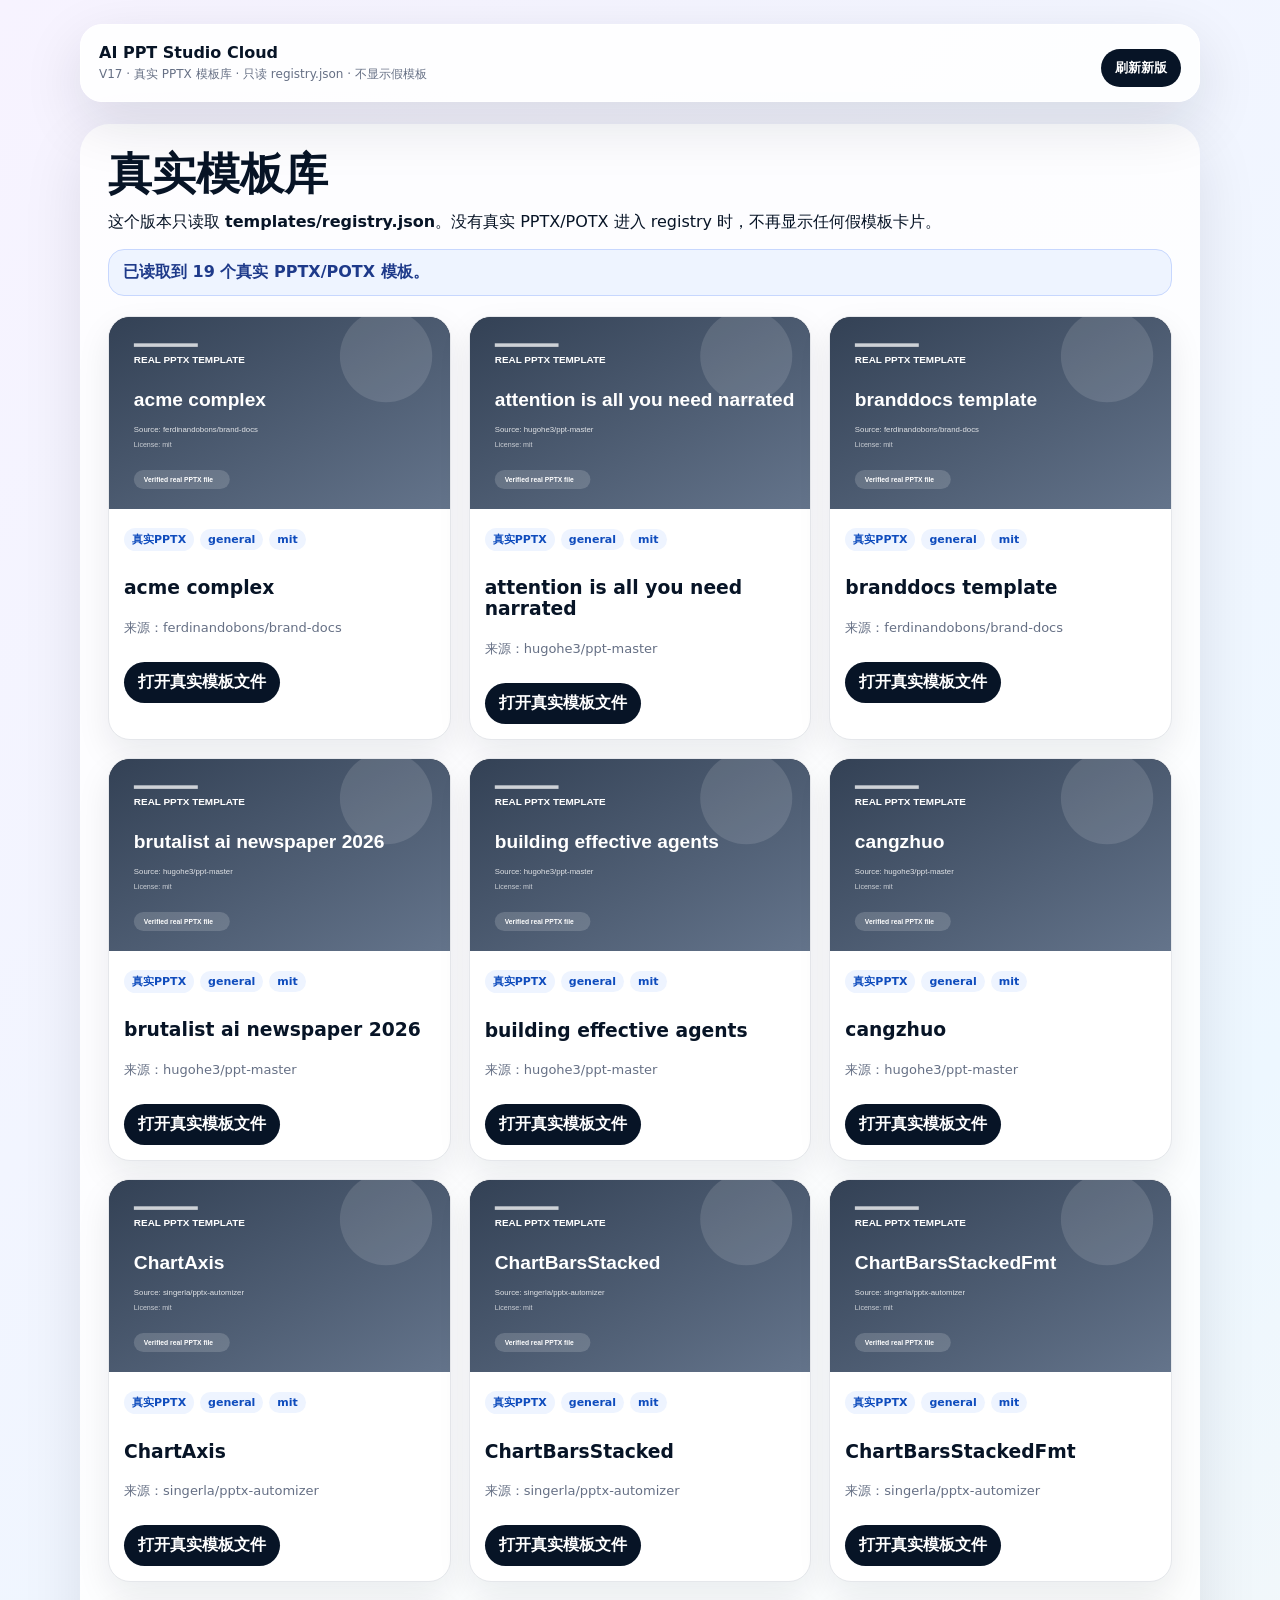
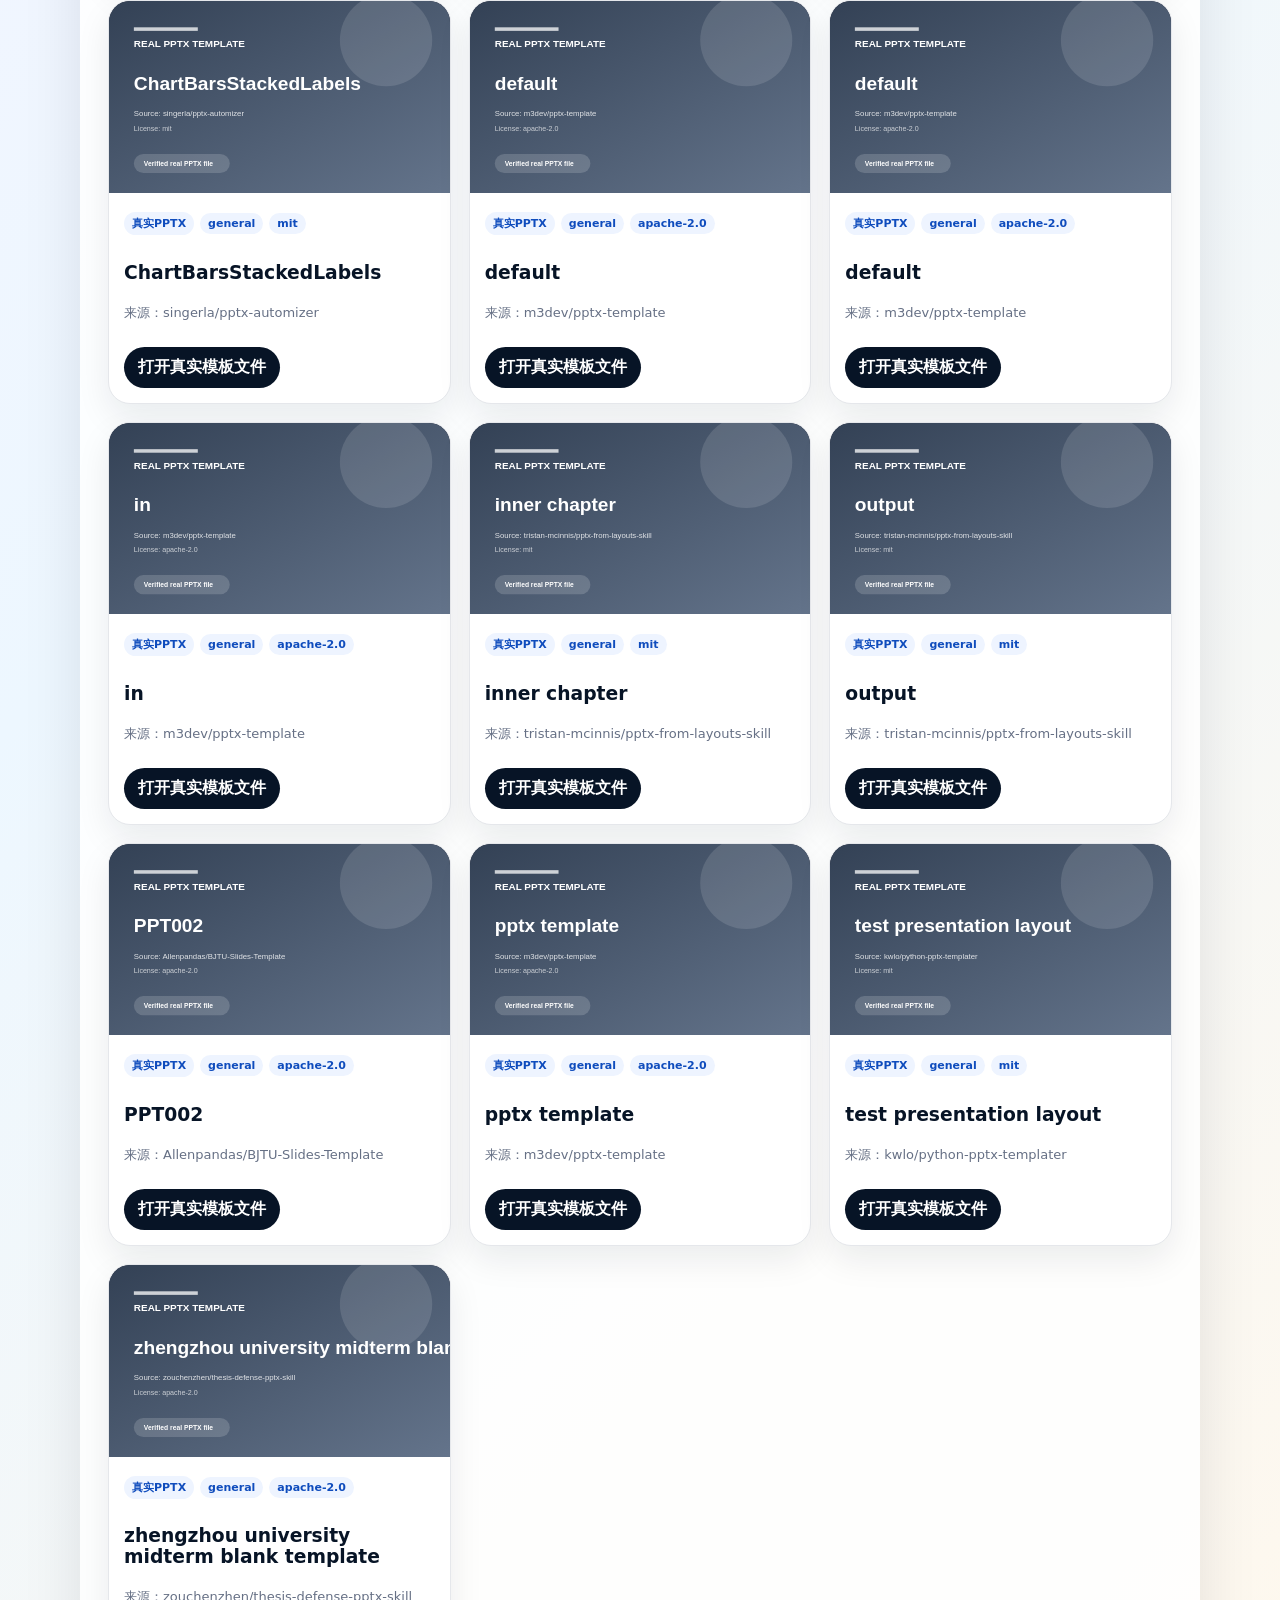
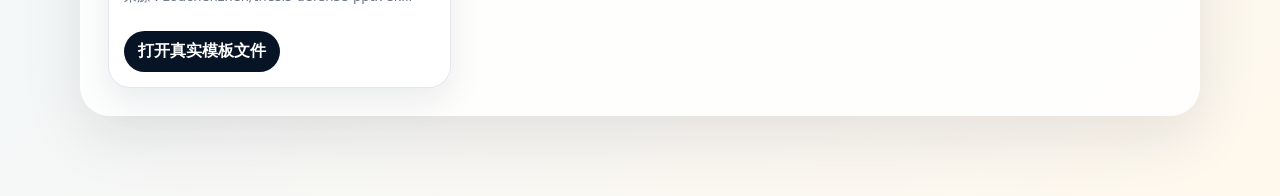
<file: index.html>
<!doctype html>
<html lang="zh-Hant">
<head>
  <meta charset="utf-8" />
  <meta name="viewport" content="width=device-width, initial-scale=1" />
  <meta http-equiv="Cache-Control" content="no-store" />
  <title>AI PPT Studio Cloud · V17 Real Templates</title>
  <style>
    body{margin:0;font-family:system-ui,-apple-system,"Microsoft YaHei",Arial;background:linear-gradient(135deg,#f7f3ff,#edf7ff,#fff8ed);color:#071426}.wrap{width:min(1120px,calc(100% - 28px));margin:24px auto 80px}.top{display:flex;justify-content:space-between;align-items:center;background:rgba(255,255,255,.86);border:1px solid #fff;border-radius:22px;padding:14px 18px;box-shadow:0 20px 60px rgba(15,23,42,.12);position:sticky;top:10px}.brand{font-weight:900}.sub{font-size:12px;color:#667085;margin-top:4px}.hero{margin-top:22px;background:rgba(255,255,255,.86);border-radius:30px;padding:28px;box-shadow:0 20px 60px rgba(15,23,42,.10)}h1{font-size:44px;line-height:1;margin:0 0 12px}.note{background:#eef4ff;border:1px solid #c7d7fe;color:#1e3a8a;border-radius:16px;padding:12px 14px;margin:16px 0;font-weight:700}.grid{display:grid;grid-template-columns:repeat(3,1fr);gap:18px;margin-top:20px}.card{background:#fff;border:1px solid #e5e7eb;border-radius:22px;overflow:hidden;box-shadow:0 14px 34px rgba(15,23,42,.08)}.card img{width:100%;aspect-ratio:16/9;object-fit:cover;background:#0f172a}.info{padding:15px}.badge{display:inline-block;font-size:11px;font-weight:800;background:#eef4ff;color:#0f4cbd;border-radius:999px;padding:4px 8px;margin:0 6px 8px 0}.btn{display:inline-block;margin-top:10px;background:#071426;color:#fff;text-decoration:none;border-radius:999px;padding:10px 14px;font-weight:900;border:0;cursor:pointer}.empty{background:#fff;border:2px dashed #cbd5e1;border-radius:24px;padding:28px;margin-top:20px}.small{font-size:13px;color:#667085;line-height:1.7}.steps{background:#fff7ed;border:1px solid #fed7aa;border-radius:18px;padding:14px;margin-top:12px}.steps b{color:#9a3412}@media(max-width:860px){.grid{grid-template-columns:1fr}h1{font-size:34px}.top{display:block}.btn{margin-top:10px}}
  </style>
</head>
<body>
  <main class="wrap">
    <div class="top">
      <div><div class="brand">AI PPT Studio Cloud</div><div class="sub">V17 · 真实 PPTX 模板库 · 只读 registry.json · 不显示假模板</div></div>
      <button onclick="hardRefresh()" class="btn">刷新新版</button>
    </div>
    <section class="hero">
      <h1>真实模板库</h1>
      <p>这个版本只读取 <b>templates/registry.json</b>。没有真实 PPTX/POTX 进入 registry 时，不再显示任何假模板卡片。</p>
      <div class="note" id="status">正在读取真实模板库...</div>
      <div id="list" class="grid"></div>
    </section>
  </main>
  <script>
    const list=document.getElementById('list');
    const status=document.getElementById('status');
    const esc=s=>String(s||'').replace(/[&<>"']/g,m=>({'&':'&amp;','<':'&lt;','>':'&gt;','"':'&quot;',"'":'&#39;'}[m]));
    async function hardRefresh(){try{if('serviceWorker'in navigator){const regs=await navigator.serviceWorker.getRegistrations();await Promise.all(regs.map(r=>r.unregister()));}if(window.caches){const keys=await caches.keys();await Promise.all(keys.map(k=>caches.delete(k)));}}catch(e){} location.href=location.pathname+'?v='+Date.now();}
    async function load(){
      try{
        const r=await fetch('./templates/registry.json?v='+Date.now(),{cache:'no-store'});
        const data=await r.json();
        if(!Array.isArray(data)||data.length===0){
          status.textContent='真实模板库当前还是空的。请先运行 GitHub Actions：Collect real PPTX templates。';
          list.className='';
          list.innerHTML='<div class="empty"><h2>没有真实模板，所以不显示假模板</h2><p>这不是页面坏了：V17 已经停止显示前端画出来的假卡片。下一步需要让采集器跑完，把真实 PPTX 写入 templates/registry.json。</p><div class="steps"><b>下一步：</b>GitHub 仓库 → Actions → Collect real PPTX templates → Run workflow。</div><p class="small">如果采集后仍为空，说明公开源没找到合规 PPTX，需要继续加合法直接来源。</p></div>';
          return;
        }
        status.textContent='已读取到 '+data.length+' 个真实 PPTX/POTX 模板。';
        list.className='grid';
        list.innerHTML=data.map(t=>'<article class="card"><img src="'+esc(t.cover_image)+'" alt="cover"><div class="info"><span class="badge">真实PPTX</span><span class="badge">'+esc(t.category||'general')+'</span><span class="badge">'+esc(t.license_type||'license')+'</span><h3>'+esc(t.template_name)+'</h3><p class="small">来源：'+esc(t.source_repo||t.source_url||'public')+'</p><a class="btn" href="'+esc(t.original_file)+'">打开真实模板文件</a></div></article>').join('');
      }catch(e){status.textContent='读取 registry.json 失败：'+e.message;}
    }
    load();
  </script>
</body>
</html>
</file>
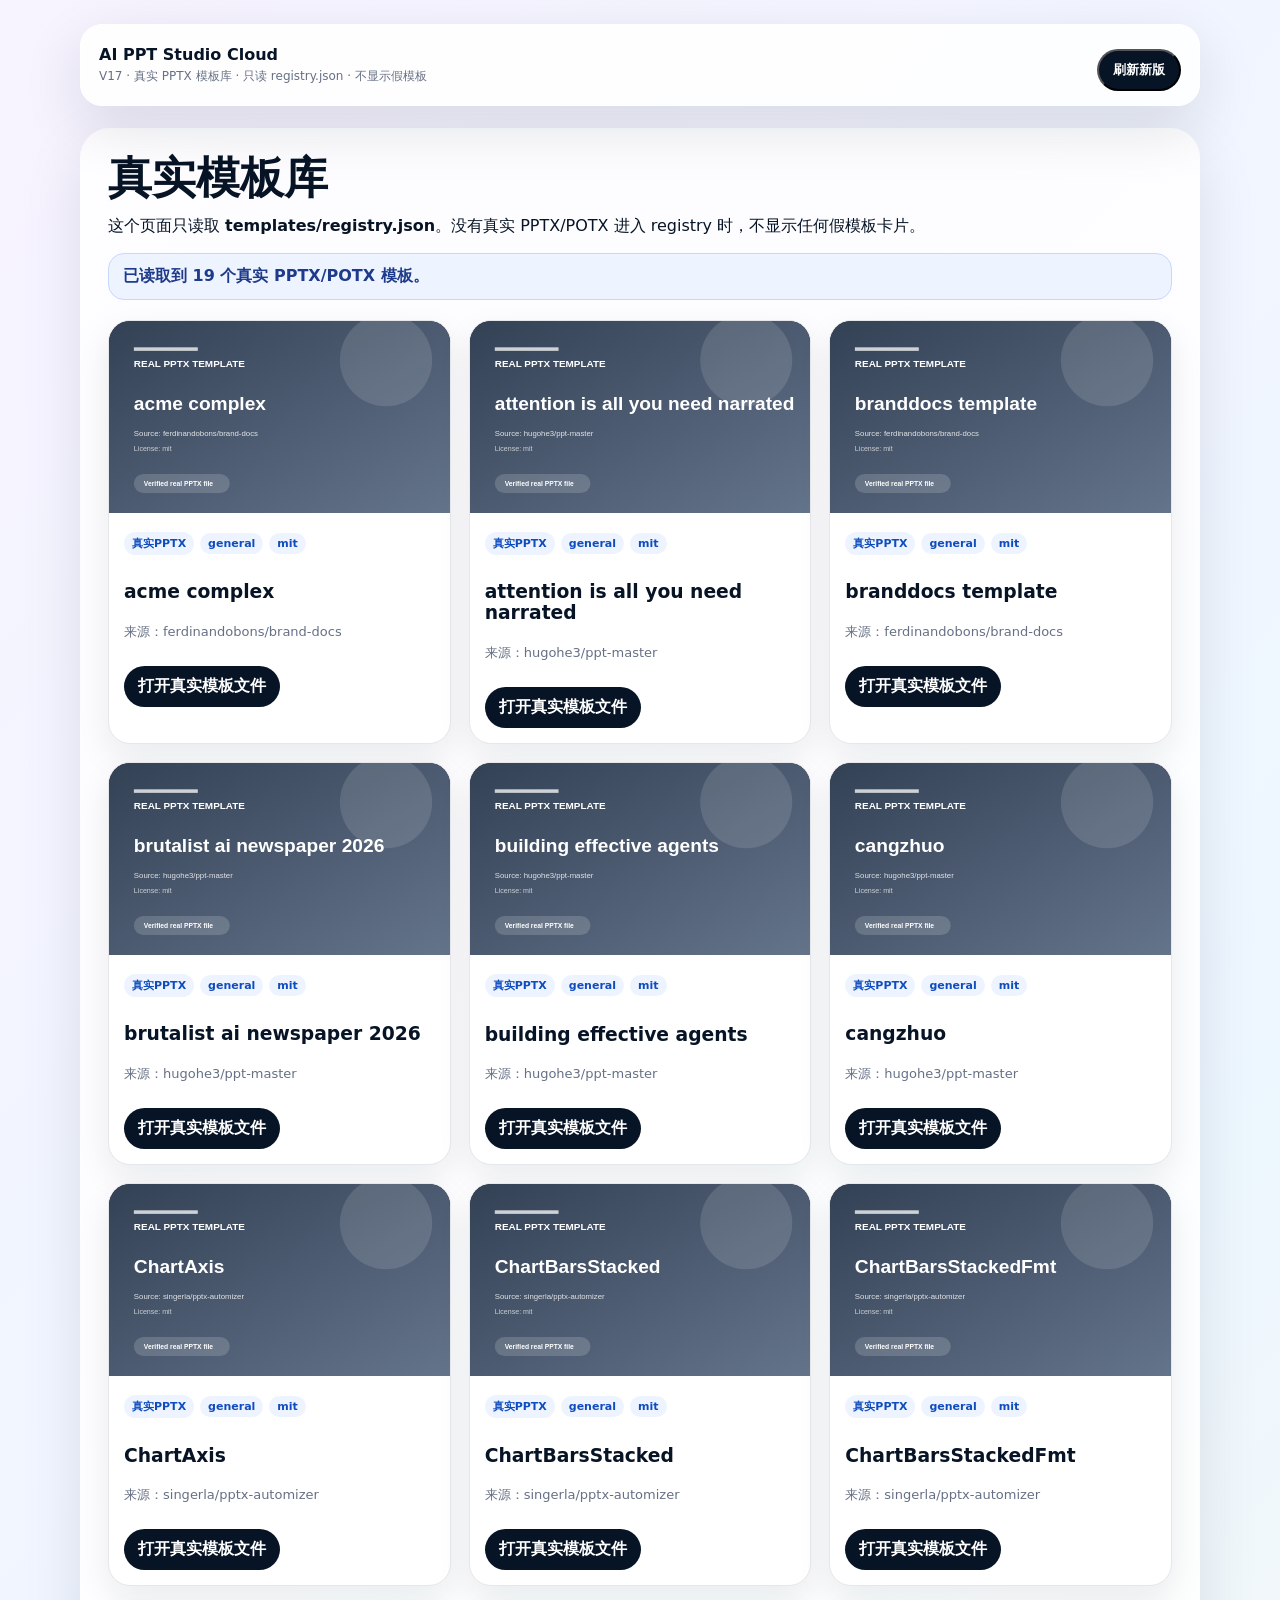
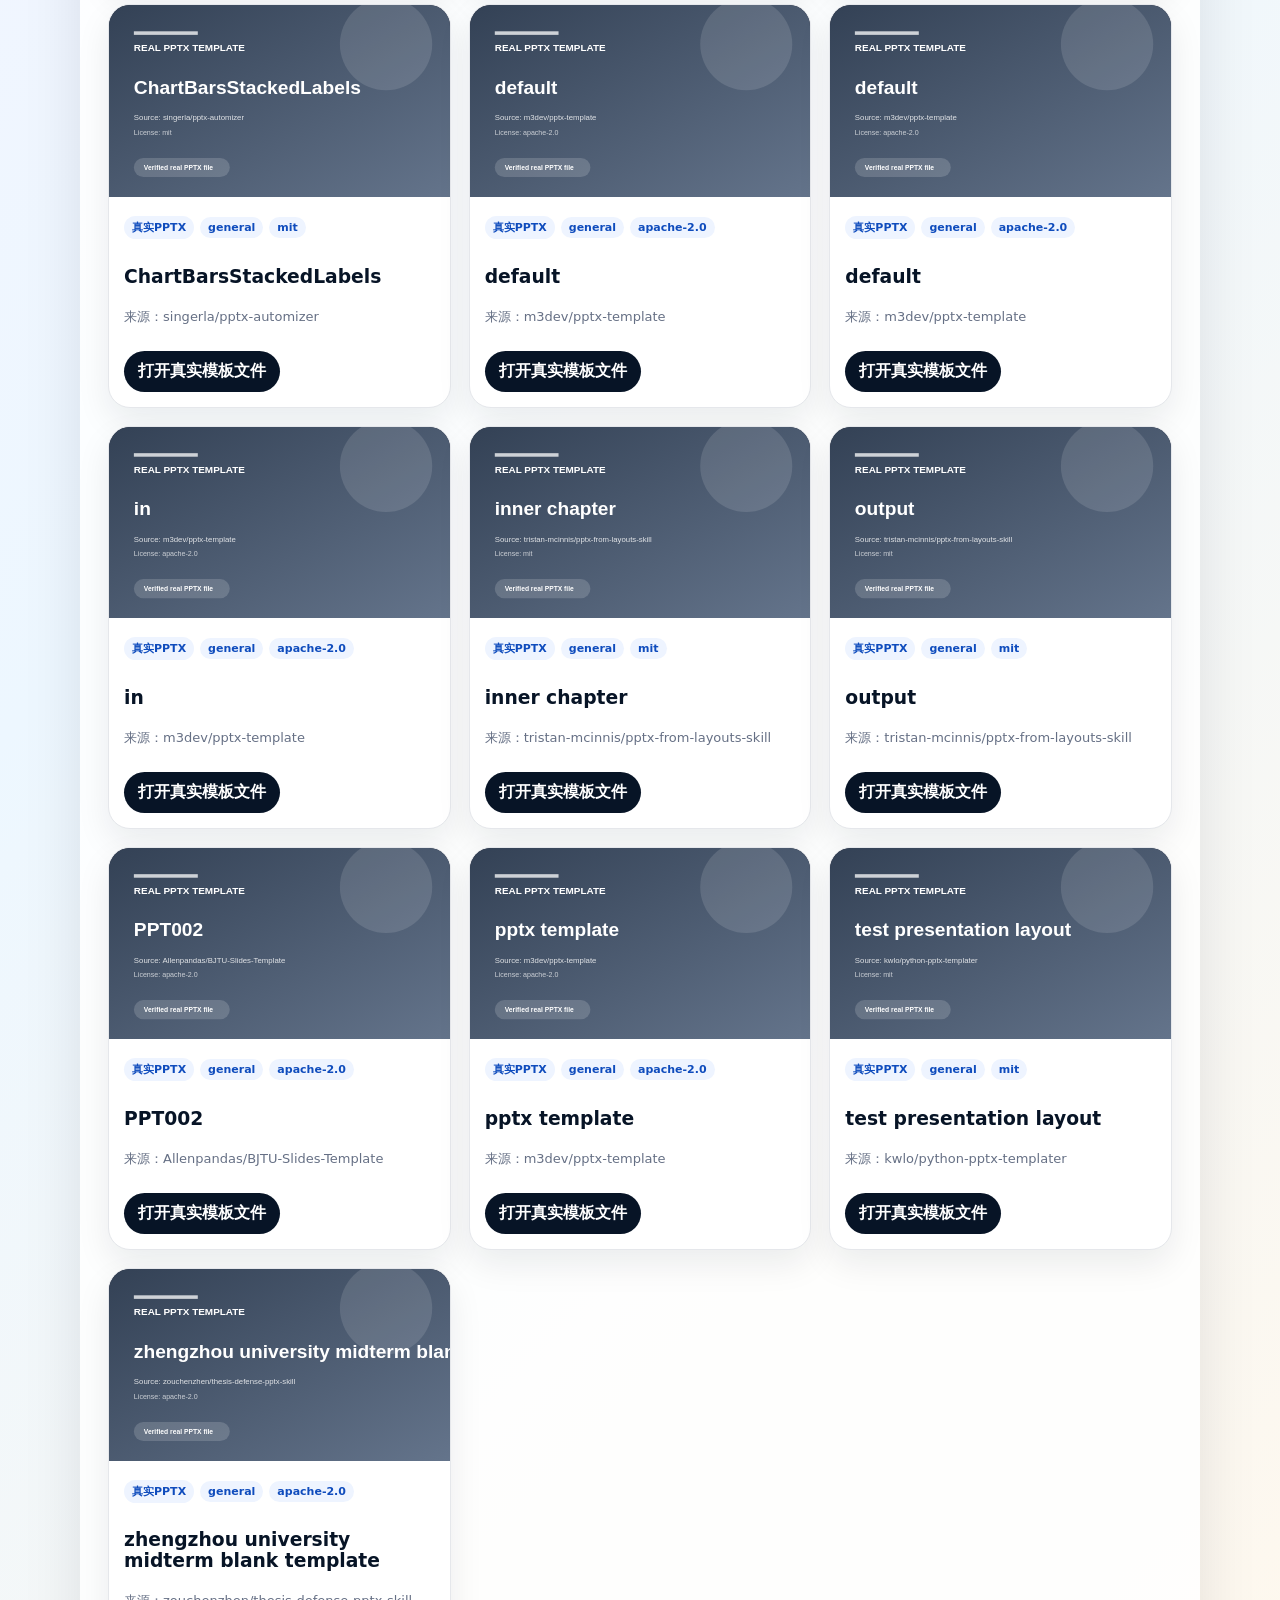
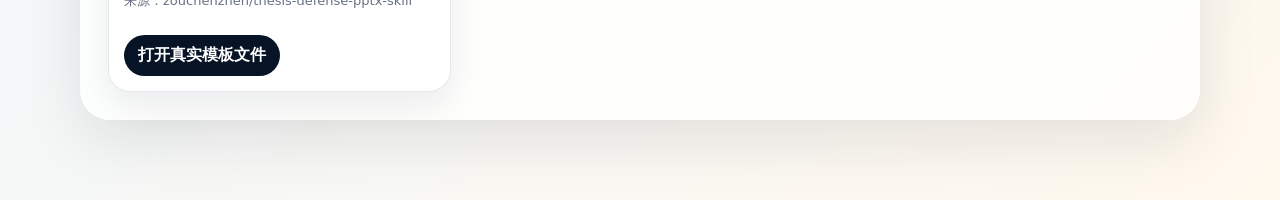
<file: index-v17.html>
<!doctype html>
<html lang="zh-Hant">
<head>
  <meta charset="utf-8" />
  <meta name="viewport" content="width=device-width, initial-scale=1" />
  <title>AI PPT Studio Cloud · V17 Real Templates</title>
  <style>
    body{margin:0;font-family:system-ui,-apple-system,"Microsoft YaHei",Arial;background:linear-gradient(135deg,#f7f3ff,#edf7ff,#fff8ed);color:#071426}.wrap{width:min(1120px,calc(100% - 28px));margin:24px auto 80px}.top{display:flex;justify-content:space-between;align-items:center;background:rgba(255,255,255,.86);border:1px solid #fff;border-radius:22px;padding:14px 18px;box-shadow:0 20px 60px rgba(15,23,42,.12);position:sticky;top:10px}.brand{font-weight:900}.sub{font-size:12px;color:#667085;margin-top:4px}.hero{margin-top:22px;background:rgba(255,255,255,.86);border-radius:30px;padding:28px;box-shadow:0 20px 60px rgba(15,23,42,.10)}h1{font-size:44px;line-height:1;margin:0 0 12px}.note{background:#eef4ff;border:1px solid #c7d7fe;color:#1e3a8a;border-radius:16px;padding:12px 14px;margin:16px 0;font-weight:700}.grid{display:grid;grid-template-columns:repeat(3,1fr);gap:18px;margin-top:20px}.card{background:#fff;border:1px solid #e5e7eb;border-radius:22px;overflow:hidden;box-shadow:0 14px 34px rgba(15,23,42,.08)}.card img{width:100%;aspect-ratio:16/9;object-fit:cover;background:#0f172a}.info{padding:15px}.badge{display:inline-block;font-size:11px;font-weight:800;background:#eef4ff;color:#0f4cbd;border-radius:999px;padding:4px 8px;margin:0 6px 8px 0}.btn{display:inline-block;margin-top:10px;background:#071426;color:#fff;text-decoration:none;border-radius:999px;padding:10px 14px;font-weight:900}.empty{background:#fff;border:2px dashed #cbd5e1;border-radius:24px;padding:28px;margin-top:20px}.small{font-size:13px;color:#667085;line-height:1.7}@media(max-width:860px){.grid{grid-template-columns:1fr}h1{font-size:34px}.top{display:block}}
  </style>
</head>
<body>
  <main class="wrap">
    <div class="top">
      <div><div class="brand">AI PPT Studio Cloud</div><div class="sub">V17 · 真实 PPTX 模板库 · 只读 registry.json · 不显示假模板</div></div>
      <button onclick="hardRefresh()" class="btn">刷新新版</button>
    </div>
    <section class="hero">
      <h1>真实模板库</h1>
      <p>这个页面只读取 <b>templates/registry.json</b>。没有真实 PPTX/POTX 进入 registry 时，不显示任何假模板卡片。</p>
      <div class="note" id="status">正在读取真实模板库...</div>
      <div id="list" class="grid"></div>
    </section>
  </main>
  <script>
    const list=document.getElementById('list');
    const status=document.getElementById('status');
    const esc=s=>String(s||'').replace(/[&<>"']/g,m=>({'&':'&amp;','<':'&lt;','>':'&gt;','"':'&quot;',"'":'&#39;'}[m]));
    async function hardRefresh(){try{if('serviceWorker'in navigator){const regs=await navigator.serviceWorker.getRegistrations();await Promise.all(regs.map(r=>r.unregister()));}if(window.caches){const keys=await caches.keys();await Promise.all(keys.map(k=>caches.delete(k)));}}catch(e){} location.href=location.pathname+'?v='+Date.now();}
    async function load(){
      try{
        const r=await fetch('./templates/registry.json?v='+Date.now(),{cache:'no-store'});
        const data=await r.json();
        if(!Array.isArray(data)||data.length===0){
          status.textContent='真实模板库当前还是空的。请先运行 GitHub Actions：Collect real PPTX templates。';
          list.className='';
          list.innerHTML='<div class="empty"><h2>没有真实模板，不显示假模板</h2><p>这不是错误：V17 已经停止显示前端画出来的假卡片。下一步需要让采集器跑完，把真实 PPTX 写入 templates/registry.json。</p><p class="small">路径：GitHub 仓库 → Actions → Collect real PPTX templates → Run workflow。</p></div>';
          return;
        }
        status.textContent='已读取到 '+data.length+' 个真实 PPTX/POTX 模板。';
        list.className='grid';
        list.innerHTML=data.map(t=>'<article class="card"><img src="'+esc(t.cover_image)+'" alt="cover"><div class="info"><span class="badge">真实PPTX</span><span class="badge">'+esc(t.category||'general')+'</span><span class="badge">'+esc(t.license_type||'license')+'</span><h3>'+esc(t.template_name)+'</h3><p class="small">来源：'+esc(t.source_repo||t.source_url||'public')+'</p><a class="btn" href="'+esc(t.original_file)+'">打开真实模板文件</a></div></article>').join('');
      }catch(e){status.textContent='读取 registry.json 失败：'+e.message;}
    }
    load();
  </script>
</body>
</html>
</file>
